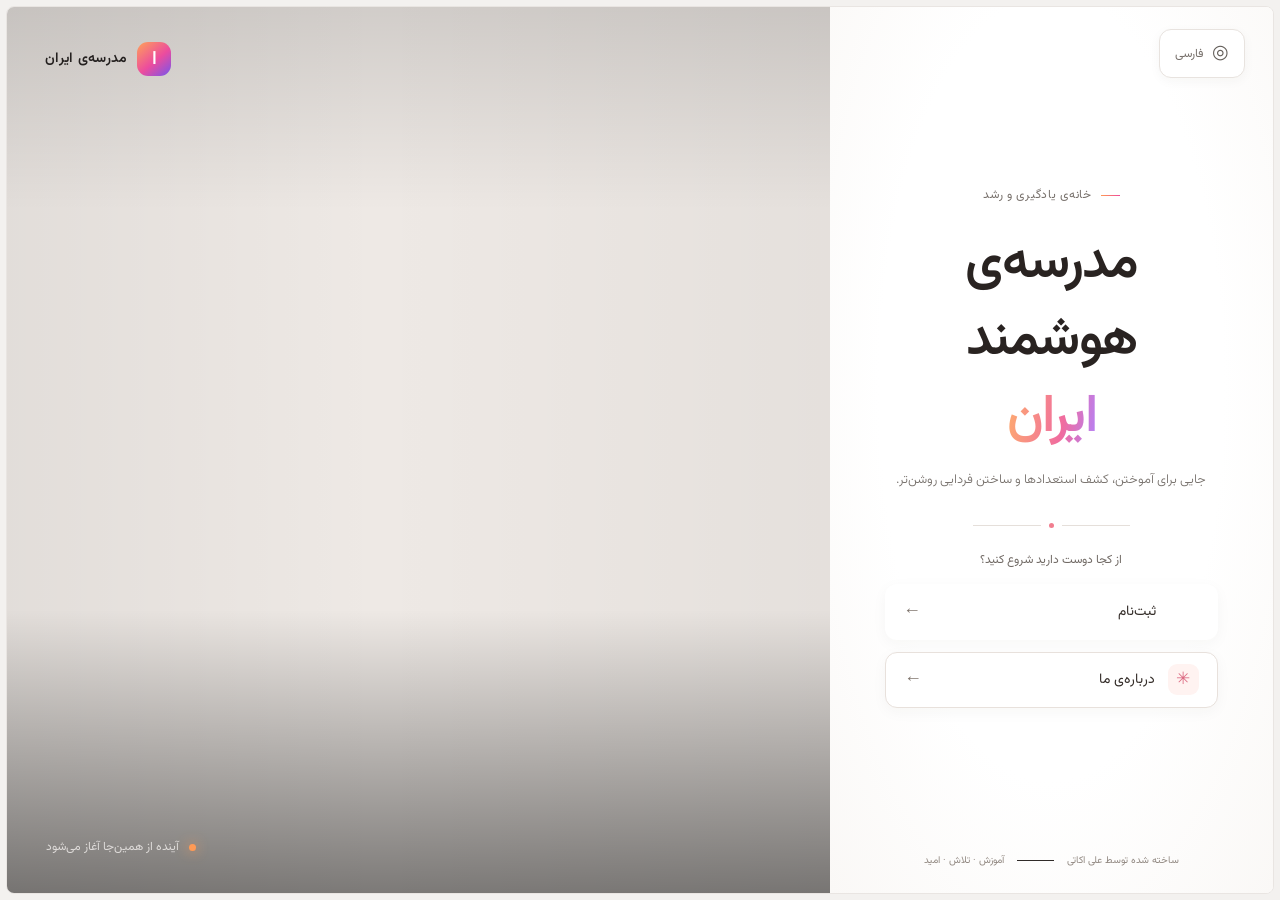
<file: index.html>
<!doctype html>
<html lang="fa" dir="rtl">
<head>
  <meta charset="utf-8">
  <meta name="viewport" content="width=device-width, initial-scale=1">
  <meta name="theme-color" content="#050505">
  <title>  خانه | مدرسه‌ی ایران</title>
  <link rel="stylesheet" href="styles.css">
</head>
<body>
  <main class="landing">
    <section class="visual" aria-label="ویدیوی مدرسه">
      <video class="hero-video" autoplay muted playsinline>
        <source src="assets/output_720x720.mp4" type="video/mp4">
      </video>
      <div class="visual-shade"></div>
      <a class="brand" href="index.html" aria-label="صفحه اصلی">
        <span class="brand-mark">ا</span><span>مدرسه‌ی ایران</span>
      </a>
      <div class="visual-caption"><span class="live-dot"></span> آینده از همین‌جا آغاز می‌شود</div>
    </section>

    <section class="content">
      <div class="language"><span class="globe">◎</span> فارسی</div>
      <div class="intro">
        <div class="eyebrow"><span></span> خانه‌ی یادگیری و رشد</div>
        <h1>مدرسه‌ی هوشمند<br><span>ایران</span></h1>
        <p class="lead">جایی برای آموختن، کشف استعدادها و ساختن فردایی روشن‌تر.</p>
        <div class="rule"><span></span><i></i><span></span></div>
        <p class="prompt">از کجا دوست دارید شروع کنید؟</p>
        <nav class="actions" aria-label="پیوندهای اصلی">
          <a class="button button-primary" href="register.html"><span class="button-icon">↗</span><span>ثبت‌نام</span><span class="button-arrow">←</span></a>
          <a class="button button-secondary" href="about.html"><span class="button-icon">✳</span><span>درباره‌ی ما</span><span class="button-arrow">←</span></a>
        </nav>
      </div>
      <footer class="footer"><span>ساخته شده توسط علی اکاتی</span><span class="footer-line"></span><span>آموزش · تلاش · امید</span></footer>
    </section>
  </main>
</body>
</html>
</file>
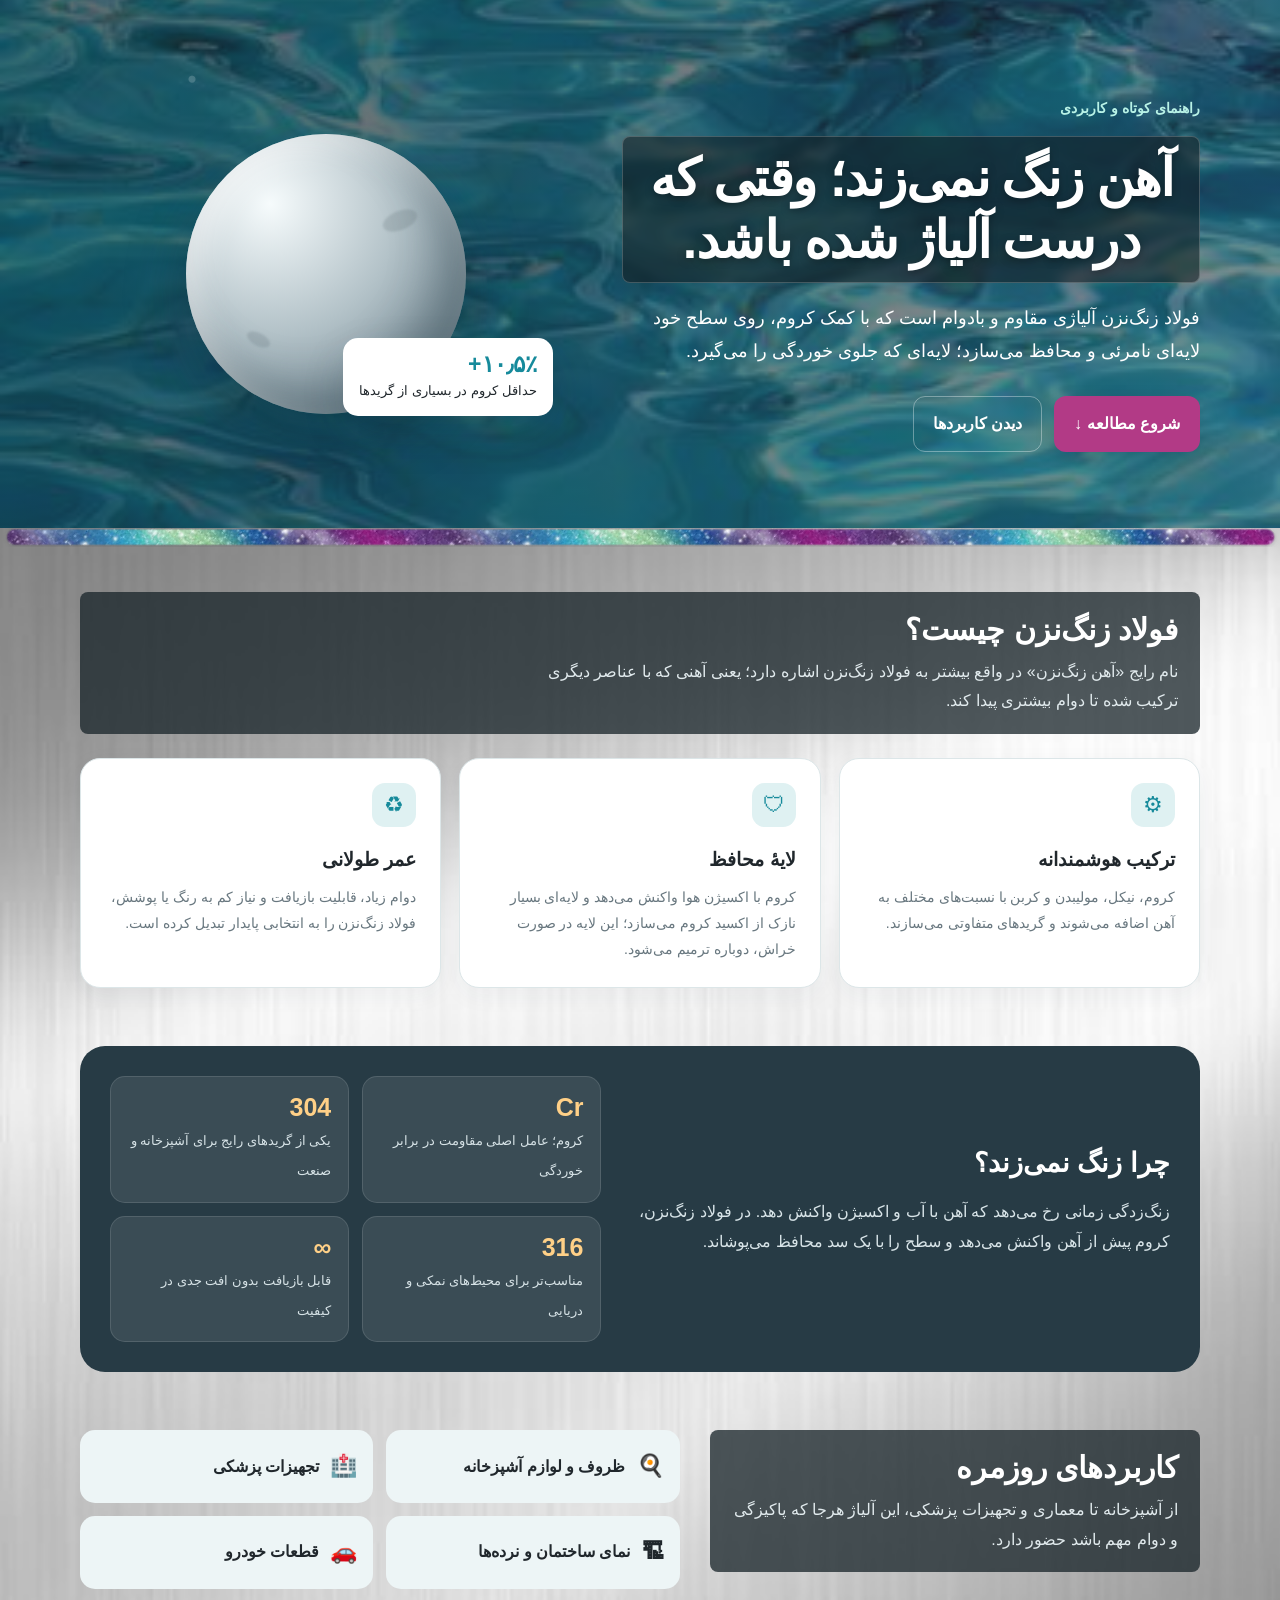
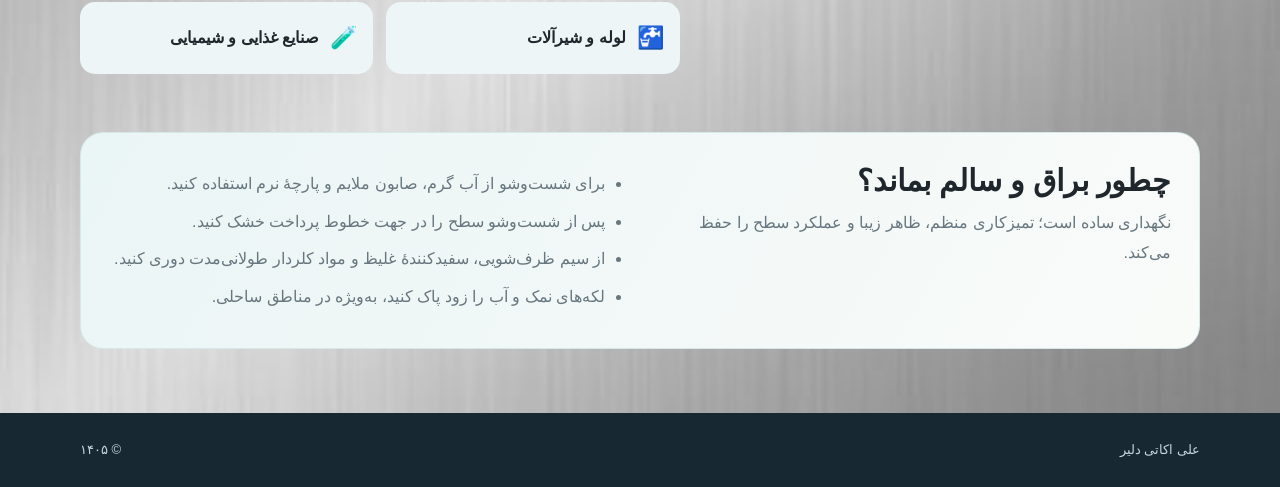
<file: روزنامه دیواری/آهن زنگ نزن/index.html>
﻿<!doctype html>
<html lang="fa" dir="rtl">
<head>
  <meta charset="utf-8">
  <meta name="viewport" content="width=device-width, initial-scale=1">
  <title>کلاس ششم الف | علی اکاتی دلیر </title>
  <meta name="description" content="آشنایی با فولاد زنگ‌نزن، ترکیب، ویژگی‌ها، کاربردها و روش نگهداری آن">
  <style>
    :root{
      --ink:#20272c !important;
      --muted:#68777f !important;
      --steel:#526779 !important;
      --steel-dark:#273b45!important;
      --mist:#edf5f6 !important;
      --teal:#168a9b !important;
      --teal-light:#dff1f2 !important;
      --orange:#5F3908 !important;
      --white:#ffffff !important;
      --line:#dce6e8 !important;
      --shadow:0 18px 45px rgba(28,52,68,.12);
    }
    *{box-sizing:border-box}
    body{
      margin:0;
      color:var(--ink) !important;
      background:#f7fafb !important;
      font-family:Tahoma,"Segoe UI",sans-serif !important;
      line-height:1.85 !important;
    }
    a{color:inherit !important;text-decoration:none !important}
    .wrap{width:min(1120px,calc(100% - 40px));margin:auto}
    header{
      background:radial-gradient(circle at 15% 15%, rgba(255,255,255,.18) 0 3px, transparent 4px 100px),
        linear-gradient(120deg,rgba(21,31,36,.66),rgba(41,61,67,.58)),
        url("assets/water-texture.jpeg") center 45% / cover !important;
      color:#fff !important;
      overflow:hidden;
    }
    nav{display:flex;align-items:center;justify-content:space-between;padding:22px 0}
    .brand{display:flex;gap:12px;align-items:center;font-weight:800 !important;letter-spacing:-.3px !important}
    .brand-mark{width:38px;height:38px;border-radius:12px;background:linear-gradient(145deg,#fff,#aab8bf) !important;display:grid;place-items:center;color:#314a59 !important;font-size:21px !important;box-shadow:inset -3px -3px 7px rgba(0,0,0,.15) !important}
    .navlinks{display:flex;gap:22px;font-size:14px !important;color:#e8f0f3 !important}
    .navlinks a:hover{color:#fff !important}
    .hero{display:grid;grid-template-columns:1.08fr .92fr;gap:50px;align-items:center;padding:52px 0 76px}
    .eyebrow{color:#b8f2e6 !important;font-size:14px !important;font-weight:bold !important;margin-bottom:14px}
    h1{display:block;width:fit-content;max-width:100%;font-size:clamp(30px,4.2vw,52px) !important;line-height:1.2 !important;margin:0 auto 19px;padding:10px 16px;border-radius:8px;color:#fff !important;background:rgba(20,30,35,.58) !important;border:1px solid rgba(255,255,255,.2) !important;text-align:center !important;letter-spacing:-1.5px !important;text-shadow:0 2px 8px rgba(0,0,0,.35) !important;backdrop-filter:blur(3px)}
    .hero p{font-size:18px !important;max-width:620px;color:#fff !important;margin:0 0 28px}
    .actions{display:flex;gap:12px;flex-wrap:wrap}
    .btn{padding:12px 19px;border-radius:12px;font-weight:bold !important;border:1px solid transparent !important;display:inline-flex;align-items:center;gap:7px}
    .btn-primary{background:#B23A86 !important;color:#fff !important;box-shadow:0 7px 20px rgba(0,0,0,.14) !important}
    .btn-ghost{border-color:rgba(255,255,255,.35) !important;color:#fff !important}
    .hero-art{position:relative;min-height:320px;display:grid;place-items:center}
    .orb{width:280px;height:280px;border-radius:50%;background:radial-gradient(circle at 30% 25%,#f6fbfc,#b3c2c8 45%,#5c7380 100%) !important;box-shadow:inset -25px -25px 45px rgba(31,52,63,.34),inset 12px 12px 28px rgba(255,255,255,.6),0 24px 60px rgba(15,35,46,.35) !important;position:relative}
    .orb:before,.orb:after{content:"";position:absolute;border-radius:50%;background:rgba(76,92,99,.19) !important;filter:blur(1px)}
    .orb:before{width:36px;height:19px;right:48px;top:77px;transform:rotate(-22deg)}
    .orb:after{width:25px;height:13px;left:60px;bottom:68px;transform:rotate(28deg)}
    .badge{position:absolute;bottom:18px;right:4%;background:#fff !important;color:var(--ink) !important;padding:13px 16px;border-radius:15px;box-shadow:var(--shadow) !important;font-size:13px !important}
    .badge strong{display:block;font-size:23px !important;color:var(--teal) !important;line-height:1.2 !important}
    .header-divider{--divider-height:clamp(12px,1.5vw,28px);position:relative;z-index:2;height:var(--divider-height);margin-bottom:clamp(-28px,-1.5vw,-12px);background:transparent !important;overflow:hidden;line-height:0 !important;pointer-events:none}
    .header-divider img{position:absolute;left:50%;top:50%;display:block;width:max(72vw,420px);height:max(72vw,420px);max-width:none;object-fit:fill;transform:translate(-50%,-50%) rotate(-45deg);filter:drop-shadow(0 1px 2px rgba(32,39,44,.24))}
    main{padding:64px 0;color:#fff !important;background:url("assets/stainless-background.jpg") center center / cover no-repeat !important;}
    .section-head{display:flex;align-items:end;justify-content:space-between;gap:20px;margin-bottom:24px;padding:18px 22px;border-radius:8px;background:rgba(26,38,43,.76) !important}
    h2{font-size:30px !important;margin:0;line-height:1.3 !important}
    .lead{color:#e1eaed !important;margin:8px 0 0;max-width:670px}
    .grid{display:grid;grid-template-columns:repeat(3,1fr);gap:18px}
    .card{background:#fff !important;border:1px solid var(--line) !important;border-radius:20px;padding:24px;box-shadow:0 7px 24px rgba(30,62,75,.05) !important}
    .icon{width:44px;height:44px;border-radius:13px;display:grid;place-items:center;background:var(--teal-light) !important;color:var(--teal) !important;font-size:22px !important;margin-bottom:15px}
    .card h3{margin:0 0 8px;font-size:19px !important;color:var(--ink) !important}
    .card p{color:var(--muted) !important;margin:0;font-size:14px !important}
    .facts{margin-top:58px;background:var(--steel-dark) !important;border-radius:25px;color:#fff !important;padding:30px;display:grid;grid-template-columns:1.1fr 1fr;gap:28px;align-items:center}
    .facts h2{font-size:27px !important}
    .facts p{color:#d8e4e8 !important}
    .stat-grid{display:grid;grid-template-columns:repeat(2,1fr);gap:13px}
    .stat{padding:17px;border-radius:15px;background:rgba(255,255,255,.09) !important;border:1px solid rgba(255,255,255,.12) !important}
    .stat strong{display:block;color:#ffd087 !important;font-size:25px !important;line-height:1.1 !important;margin-bottom:4px}
    .stat span{font-size:13px !important;color:#d6e2e6 !important}
    .uses{margin-top:58px;display:grid;grid-template-columns:.9fr 1.1fr;gap:30px;align-items:start}
    .uses>div:first-child{padding:18px 22px;border-radius:8px;background:rgba(26,38,43,.76) !important}
    .use-list{display:grid;grid-template-columns:repeat(2,1fr);gap:13px}
    .use{background:var(--mist) !important;padding:16px;border-radius:15px;display:flex;gap:11px;align-items:center;font-weight:bold !important;color:var(--ink) !important}
    .use i{font-style:normal !important;font-size:22px !important}
    .care{margin-top:58px;background:linear-gradient(120deg,#eaf5f5,#f9fbf9) !important;border:1px solid #d6e9e8 !important;border-radius:23px;padding:28px;display:grid;grid-template-columns:1fr 1fr;gap:30px;color:var(--ink) !important}
    .care .lead{color:var(--muted) !important}
    .care ul{margin:0;padding-right:20px;color:var(--muted) !important}
    .care li{margin:8px 0}
    footer{background:#172832 !important;color:#c7d7dc !important;padding:25px 0;font-size:13px !important}
    footer .wrap{display:flex;justify-content:space-between;gap:15px;flex-wrap:wrap}
    @media (max-width:800px){
      .hero,.facts,.uses,.care{grid-template-columns:1fr}
      .hero{padding-top:30px}
      .hero-art{min-height:260px}
      .orb{width:220px;height:220px}
      .grid{grid-template-columns:1fr}
      .navlinks{display:none}
      .section-head{display:block}
    }
  </style>
</head>
<body>
  <header>
    <div class="wrap">
      <nav>
        
        
      </nav>
      <section class="hero">
        <div>
          <div class="eyebrow">راهنمای کوتاه و کاربردی</div>
          <h1>آهن زنگ نمی‌زند؛ وقتی که درست آلیاژ شده باشد.</h1>
          <p>فولاد زنگ‌نزن آلیاژی مقاوم و بادوام است که با کمک کروم، روی سطح خود لایه‌ای نامرئی و محافظ می‌سازد؛ لایه‌ای که جلوی خوردگی را می‌گیرد.</p>
          <div class="actions">
            <a class="btn btn-primary" href="#about">شروع مطالعه ↓</a>
            <a class="btn btn-ghost" href="#uses">دیدن کاربردها</a>
          </div>
        </div>
        <div class="hero-art" aria-label="تصویر تزئینی یک گوی فلزی">
          <div class="orb"></div>
          <div class="badge"><strong>۱۰٫۵٪+</strong>حداقل کروم در بسیاری از گریدها</div>
        </div>
      </section>
    </div>
  </header>

  <div class="header-divider" aria-hidden="true"><img src="assets/image1.png" alt=""></div>

  <main><div class="wrap">
    <section id="about">
      <div class="section-head">
        <div>
          <h2>فولاد زنگ‌نزن چیست؟</h2>
          <p class="lead">نام رایج «آهن زنگ‌نزن» در واقع بیشتر به فولاد زنگ‌نزن اشاره دارد؛ یعنی آهنی که با عناصر دیگری ترکیب شده تا دوام بیشتری پیدا کند.</p>
        </div>
      </div>
      <div class="grid">
        <article class="card"><div class="icon">⚙</div><h3>ترکیب هوشمندانه</h3><p>کروم، نیکل، مولیبدن و کربن با نسبت‌های مختلف به آهن اضافه می‌شوند و گریدهای متفاوتی می‌سازند.</p></article>
        <article class="card"><div class="icon">🛡</div><h3>لایهٔ محافظ</h3><p>کروم با اکسیژن هوا واکنش می‌دهد و لایه‌ای بسیار نازک از اکسید کروم می‌سازد؛ این لایه در صورت خراش، دوباره ترمیم می‌شود.</p></article>
        <article class="card"><div class="icon">♻</div><h3>عمر طولانی</h3><p>دوام زیاد، قابلیت بازیافت و نیاز کم به رنگ یا پوشش، فولاد زنگ‌نزن را به انتخابی پایدار تبدیل کرده است.</p></article>
      </div>
    </section>

    <section class="facts">
      <div>
        <h2>چرا زنگ نمی‌زند؟</h2>
        <p>زنگ‌زدگی زمانی رخ می‌دهد که آهن با آب و اکسیژن واکنش دهد. در فولاد زنگ‌نزن، کروم پیش از آهن واکنش می‌دهد و سطح را با یک سد محافظ می‌پوشاند.</p>
      </div>
      <div class="stat-grid">
        <div class="stat"><strong>Cr</strong><span>کروم؛ عامل اصلی مقاومت در برابر خوردگی</span></div>
        <div class="stat"><strong>304</strong><span>یکی از گریدهای رایج برای آشپزخانه و صنعت</span></div>
        <div class="stat"><strong>316</strong><span>مناسب‌تر برای محیط‌های نمکی و دریایی</span></div>
        <div class="stat"><strong>∞</strong><span>قابل بازیافت بدون افت جدی در کیفیت</span></div>
      </div>
    </section>

    <section id="uses" class="uses">
      <div>
        <h2>کاربردهای روزمره</h2>
        <p class="lead">از آشپزخانه تا معماری و تجهیزات پزشکی، این آلیاژ هرجا که پاکیزگی و دوام مهم باشد حضور دارد.</p>
      </div>
      <div class="use-list">
        <div class="use"><i>🍳</i>ظروف و لوازم آشپزخانه</div>
        <div class="use"><i>🏥</i>تجهیزات پزشکی</div>
        <div class="use"><i>🏗</i>نمای ساختمان و نرده‌ها</div>
        <div class="use"><i>🚗</i>قطعات خودرو</div>
        <div class="use"><i>🚰</i>لوله و شیرآلات</div>
        <div class="use"><i>🧪</i>صنایع غذایی و شیمیایی</div>
      </div>
    </section>

    <section id="care" class="care">
      <div>
        <h2>چطور براق و سالم بماند؟</h2>
        <p class="lead">نگهداری ساده است؛ تمیزکاری منظم، ظاهر زیبا و عملکرد سطح را حفظ می‌کند.</p>
      </div>
      <ul>
        <li>برای شست‌وشو از آب گرم، صابون ملایم و پارچهٔ نرم استفاده کنید.</li>
        <li>پس از شست‌وشو سطح را در جهت خطوط پرداخت خشک کنید.</li>
        <li>از سیم ظرف‌شویی، سفیدکنندهٔ غلیظ و مواد کلردار طولانی‌مدت دوری کنید.</li>
        <li>لکه‌های نمک و آب را زود پاک کنید، به‌ویژه در مناطق ساحلی.</li>
      </ul>
    </section>
  </div></main>

  <footer>
    <div class="wrap"><span>علی اکاتی دلیر</span><span>© ۱۴۰۵</span></div>
  </footer>
</body>
</html>
</file>
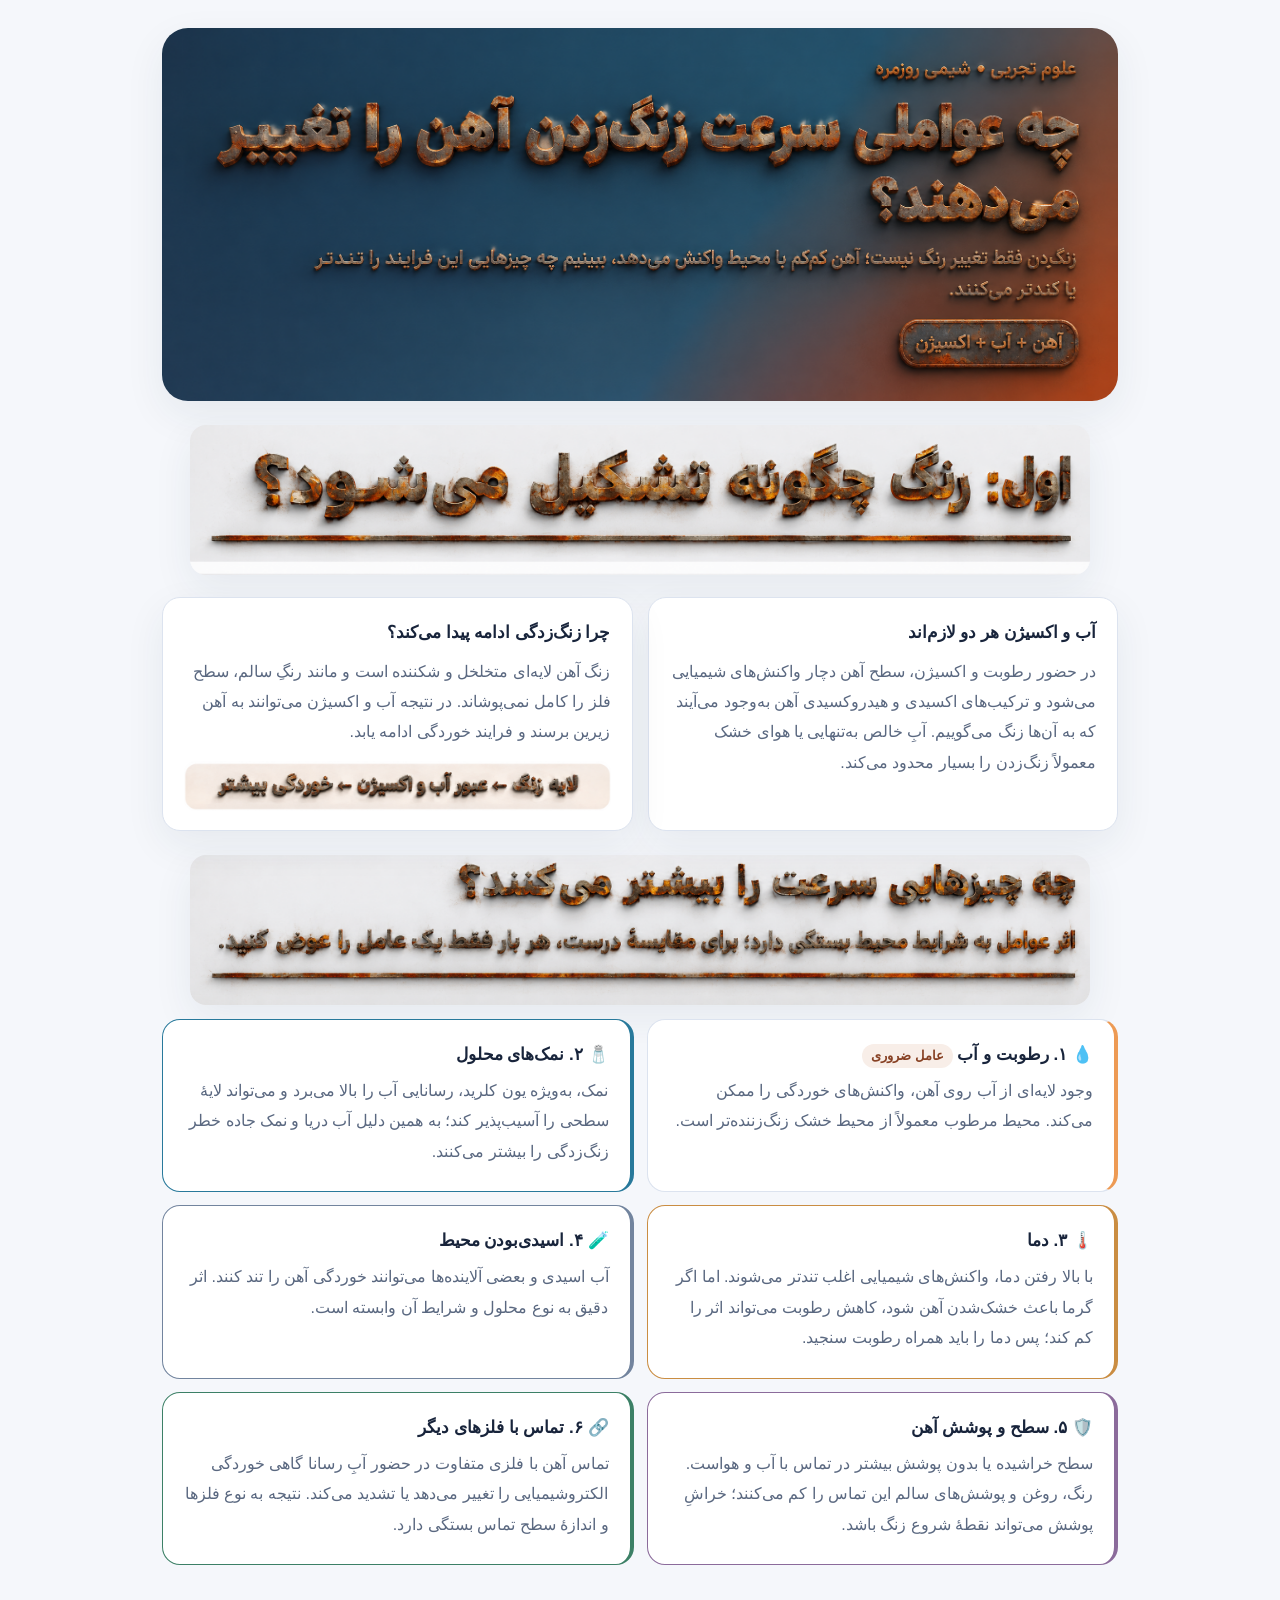
<file: files/1405/8/6/html/index.html>
<!doctype html>
<html lang="fa" dir="rtl">
<head>
<meta charset="utf-8"><meta name="viewport" content="width=device-width,initial-scale=1">
<meta name="description" content="آشنایی با عوامل مؤثر بر سرعت زنگ‌زدن آهن و یک آزمایش ساده علمی">
<title>چه عواملی سرعت زنگ‌زدن آهن را تغییر می‌دهند؟</title>
<style>
:root{--ink:#18243b !important;--muted:#5a6880 !important;--paper:#f5f7fb !important;--card:#fff !important;--line:#dce3ef !important;--rust:#b64f2c !important;--rust2:#ed9a54 !important;--blue:#28799b !important;--green:#3c8066 !important;--shadow:0 14px 40px #20324b12 !important}*{box-sizing:border-box !important}body{margin:0 !important;background:var(--paper) !important;color:var(--ink) !important;font-family:Tahoma,"Segoe UI",sans-serif !important;line-height:1.9 !important}.hero h1{background-image:radial-gradient(ellipse at 18% 28%,#f5c082 0 3%,transparent 16%),radial-gradient(ellipse at 74% 68%,#79351f 0 5%,transparent 18%),radial-gradient(ellipse at 48% 42%,#e08a50 0 4%,transparent 17%),repeating-linear-gradient(176deg,#f1bb7f 0 2px,#b85c35 3px 6px,#71331f 7px 8px,#d58a58 9px 13px) !important;background-size:100% 100%,100% 100%,100% 100%,100% 100% !important;-webkit-background-clip:text !important;background-clip:text !important;color:transparent !important;-webkit-text-fill-color:transparent !important;-webkit-text-stroke:.45px #e5a16b !important;text-shadow:0 2px 0 #512a1d,0 4px 0 #35241f,0 7px 16px #1b120f99 !important;filter:drop-shadow(0 2px 1px #321b18) !important}.wrap{max-width:1000px !important;margin:auto !important;padding:28px 22px 60px !important}.hero{background:linear-gradient(125deg,#243957,#385e78 60%,#b64f2c) !important;color:#fff !important;border-radius:26px !important;padding:34px clamp(20px,5vw,54px) !important;box-shadow:var(--shadow) !important}.eyebrow{color:#ffcf9f !important;font-size:.9rem !important}.hero h1{font-size:clamp(1.65rem,4vw,2.65rem) !important;line-height:1.5 !important;margin:8px 0 !important}.hero p{max-width:700px !important;color:#e6edf5 !important;margin:8px 0 0 !important}.tag{display:inline-block !important;border:1px solid #ffffff55 !important;border-radius:99px !important;padding:2px 12px !important;margin-top:18px !important;font-size:.86rem !important}h2{font-size:1.45rem !important;margin:34px 0 12px !important;padding-bottom:5px !important;border-bottom:2px solid #b64f2c33 !important;display:table !important}.lead{color:var(--muted) !important;margin-top:-5px !important}.core{display:grid !important;grid-template-columns:1fr 1fr !important;gap:15px !important}.panel,.factor,.experiment,.sourcebox{background:var(--card) !important;border:1px solid var(--line) !important;border-radius:18px !important;padding:19px 21px !important;box-shadow:var(--shadow) !important}.panel h3{margin:0 0 8px !important;font-size:1.05rem !important}.panel p{margin:0 !important;color:var(--muted) !important}.chem{font-size:.88rem !important;color:var(--rust) !important;font-weight:700 !important;direction:ltr !important;text-align:center !important;padding:9px !important;background:#f8eee8 !important;border-radius:12px !important;margin-top:13px !important}.factors{display:grid !important;grid-template-columns:repeat(2,minmax(0,1fr)) !important;gap:13px !important}.factor{box-shadow:none !important;border-right:4px solid var(--rust2) !important}.factor h3{margin:0 !important;font-size:1.06rem !important}.factor p{margin:5px 0 !important;color:var(--muted) !important}.badge{display:inline-block !important;background:#f8eee8 !important;color:#874023 !important;border-radius:99px !important;padding:0 9px !important;font-size:.8rem !important}.factor:nth-child(2){border-color:var(--blue) !important}.factor:nth-child(3){border-color:#ca8d42 !important}.factor:nth-child(4){border-color:#72849e !important}.factor:nth-child(5){border-color:#8b6b9b !important}.factor:nth-child(6){border-color:var(--green) !important}.experiment{margin-top:12px !important}.experiment h3{margin:0 !important}.steps{padding-right:22px !important}.steps li{padding:4px 0 !important}.note{border-right:4px solid var(--blue) !important;padding:9px 14px !important;background:#edf5f8 !important;border-radius:10px !important;color:#264c61 !important}.sourcebox li{margin:6px 0 !important}.sourcebox a{color:#216d8c !important;text-underline-offset:3px !important}footer{margin-top:30px !important;text-align:center !important;color:var(--muted) !important;font-size:.85rem !important}@media(max-width:650px){.wrap{padding:14px 13px 38px !important}.hero{border-radius:18px !important;padding:24px 20px !important}.core,.factors{grid-template-columns:1fr !important}.panel,.factor,.experiment,.sourcebox{padding:16px !important}.hero h1{font-size:1.6rem !important}}
.hero-banner{display:block !important;width:100% !important;height:auto !important;aspect-ratio:2009/783 !important;object-fit:cover !important;border-radius:26px !important;box-shadow:var(--shadow) !important;margin-bottom:24px !important}@media(max-width:650px){.hero-banner{border-radius:18px !important;margin-bottom:17px !important}}.banner-slice{width:100% !important;max-width:900px !important;aspect-ratio:6/1 !important;margin:20px auto 18px !important;border-radius:16px !important;box-shadow:var(--shadow) !important;background-image:url("بنر-عوامل-زنگ-زدگی.png") !important;background-size:100% 200% !important;background-repeat:no-repeat !important}.banner-slice-top{background-position:center top !important;margin-top:22px !important;margin-bottom:22px !important}.banner-slice-bottom{background-position:center bottom !important;margin-top:24px !important;margin-bottom:14px !important}.chem-image{display:block !important;width:100% !important;height:auto !important;margin-top:13px !important;border-radius:12px !important}</style>
</head>
<body><main class="wrap">
<img class="hero-banner" src="بنر-زنگ-زدن-آهن.png" alt="بنر آموزشی با نوشتهٔ فلزی زنگ‌زده دربارهٔ سرعت زنگ‌زدن آهن">
<div class="banner-slice banner-slice-top" role="img" aria-label="بنر: افزایش زنگ‌زدگی چگونه بیشتر می‌شود؟"></div>
<section><div class="core"><article class="panel"><h3>آب و اکسیژن هر دو لازم‌اند</h3><p>در حضور رطوبت و اکسیژن، سطح آهن دچار واکنش‌های شیمیایی می‌شود و ترکیب‌های اکسیدی و هیدروکسیدی آهن به‌وجود می‌آیند که به آن‌ها زنگ می‌گوییم. آبِ خالص به‌تنهایی یا هوای خشک معمولاً زنگ‌زدن را بسیار محدود می‌کند.</p></article><article class="panel"><h3>چرا زنگ‌زدگی ادامه پیدا می‌کند؟</h3><p>زنگ آهن لایه‌ای متخلخل و شکننده است و مانند رنگِ سالم، سطح فلز را کامل نمی‌پوشاند. در نتیجه آب و اکسیژن می‌توانند به آهن زیرین برسند و فرایند خوردگی ادامه یابد.</p><img class="chem-image" src="روند-زنگ-زدن-آهن.png" alt="لایهٔ زنگ، عبور آب و اکسیژن، و ادامهٔ خوردگی"></article></div></section>
<section><div class="banner-slice banner-slice-bottom" role="img" aria-label="بنر: چه چیزهایی سرعت زنگ‌زدن را بیشتر می‌کنند؟ اثر عوامل به شرایط محیط بستگی دارد؛ برای مقایسه هر بار فقط یک عامل را عوض کنید."></div><div class="factors">
<article class="factor"><h3><span aria-hidden="true">💧</span> ۱. رطوبت و آب <span class="badge">عامل ضروری</span></h3><p>وجود لایه‌ای از آب روی آهن، واکنش‌های خوردگی را ممکن می‌کند. محیط مرطوب معمولاً از محیط خشک زنگ‌زننده‌تر است.</p></article>
<article class="factor"><h3><span aria-hidden="true">🧂</span> ۲. نمک‌های محلول</h3><p>نمک، به‌ویژه یون کلرید، رسانایی آب را بالا می‌برد و می‌تواند لایهٔ سطحی را آسیب‌پذیر کند؛ به همین دلیل آب دریا و نمک جاده خطر زنگ‌زدگی را بیشتر می‌کنند.</p></article>
<article class="factor"><h3><span aria-hidden="true">🌡️</span> ۳. دما</h3><p>با بالا رفتن دما، واکنش‌های شیمیایی اغلب تندتر می‌شوند. اما اگر گرما باعث خشک‌شدن آهن شود، کاهش رطوبت می‌تواند اثر را کم کند؛ پس دما را باید همراه رطوبت سنجید.</p></article>
<article class="factor"><h3><span aria-hidden="true">🧪</span> ۴. اسیدی‌بودن محیط</h3><p>آب اسیدی و بعضی آلاینده‌ها می‌توانند خوردگی آهن را تند کنند. اثر دقیق به نوع محلول و شرایط آن وابسته است.</p></article>
<article class="factor"><h3><span aria-hidden="true">🛡️</span> ۵. سطح و پوشش آهن</h3><p>سطح خراشیده یا بدون پوشش بیشتر در تماس با آب و هواست. رنگ، روغن و پوشش‌های سالم این تماس را کم می‌کنند؛ خراشِ پوشش می‌تواند نقطهٔ شروع زنگ باشد.</p></article>
<article class="factor"><h3><span aria-hidden="true">🔗</span> ۶. تماس با فلزهای دیگر</h3><p>تماس آهن با فلزی متفاوت در حضور آبِ رسانا گاهی خوردگی الکتروشیمیایی را تغییر می‌دهد یا تشدید می‌کند. نتیجه به نوع فلزها و اندازهٔ سطح تماس بستگی دارد.</p></article>
</div></section>
</main></body></html>
</file>
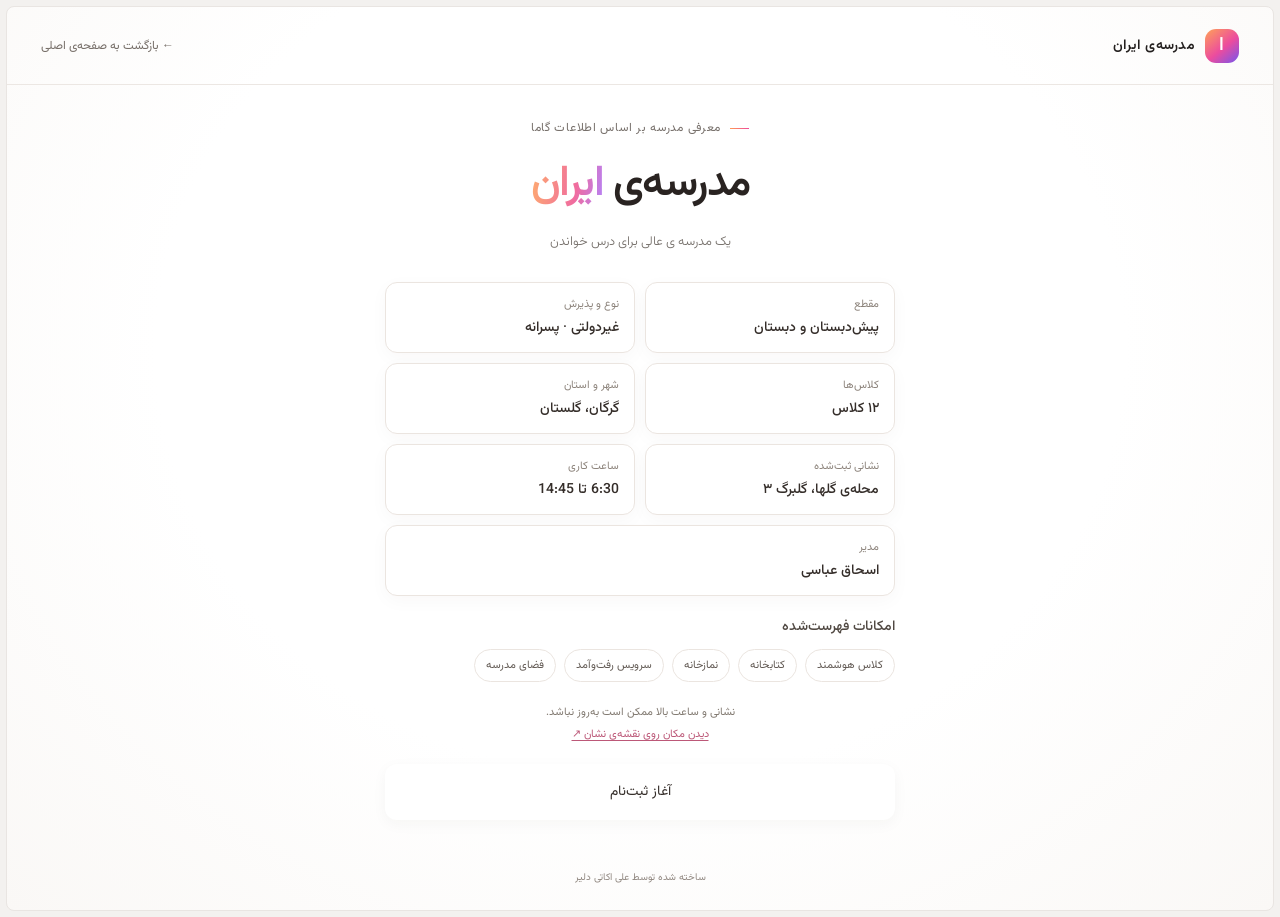
<file: about.html>
<!doctype html>
<html lang="fa" dir="rtl">
<head>
  <meta charset="utf-8">
  <meta name="viewport" content="width=device-width, initial-scale=1">
  <meta name="theme-color" content="#050505">
  <title>درباره‌ی ما | مدرسه ی ایران</title>
  <link rel="stylesheet" href="styles.css">
</head>
<body>
  <main class="subpage">
    <header class="sub-header"><a class="brand" href="index.html"><span class="brand-mark">ا</span><span>مدرسه‌ی ایران</span></a><a class="back-link" href="index.html">← بازگشت به صفحه‌ی اصلی</a></header>
    <section class="sub-content about-content">
      <div class="eyebrow"><span></span> معرفی مدرسه بر اساس اطلاعات گاما</div>
      <h1>مدرسه‌ی <span>ایران </span></h1>
      <p class="lead about-lead">یک مدرسه ی عالی برای درس خواندن</p>
      <div class="school-facts" aria-label="مشخصات مدرسه">
        <div><span>مقطع</span><strong>پیش‌دبستان و دبستان</strong></div>
        <div><span>نوع و پذیرش</span><strong>غیردولتی · پسرانه</strong></div>
        <div><span>کلاس‌ها</span><strong>۱۲ کلاس</strong></div>
        <div><span>شهر و استان</span><strong>گرگان، گلستان</strong></div>
        <div><span>نشانی ثبت‌شده</span><strong>محله‌ی گلها، گلبرگ ۳</strong></div>
        <div><span>ساعت کاری</span><strong>6:30 تا 14:45</strong></div>
        <div><span>مدیر</span><strong>اسحاق عباسی</strong></div>
      </div>
      <section class="facilities">
        <h2>امکانات فهرست‌شده</h2>
        <div class="facility-tags"><span>کلاس هوشمند</span><span>کتابخانه</span><span>نمازخانه</span><span>سرویس رفت‌وآمد</span><span>فضای مدرسه</span></div>
      </section>
      <p class="source-note">نشانی و ساعت بالا ممکن است به‌روز نباشد.<br><a href="https://neshan.org/maps/places/aadc2af25a421e2b883d492ad60cf198#c36.838-54.455-17z-0p" target="_blank" rel="noopener noreferrer">دیدن مکان روی نقشه‌ی نشان ↗</a></p>
      <a class="button button-primary about-cta" href="register.html"><span>آغاز ثبت‌نام</span><span class="button-arrow">←</span></a>
    </section>
    <footer class="footer">ساخته شده توسط علی اکاتی دلیر</footer>
  </main>
</body>
</html>
</file>
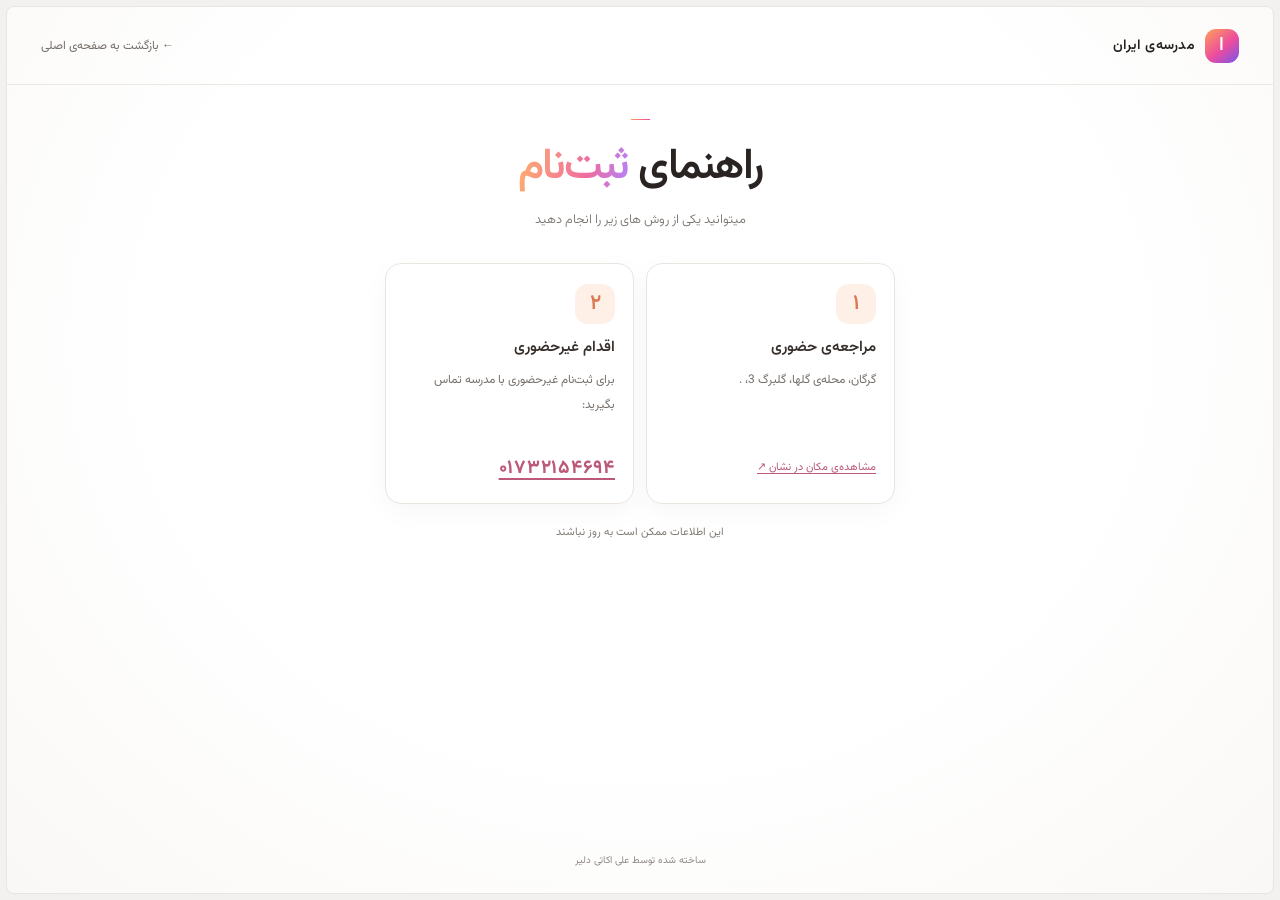
<file: register.html>
<!doctype html>
<html lang="fa" dir="rtl">
<head>
  <meta charset="utf-8">
  <meta name="viewport" content="width=device-width, initial-scale=1">
  <meta name="theme-color" content="#fff">
  <title>ثبت‌نام | مدرسه ی ایران</title>
  <link rel="stylesheet" href="styles.css">
</head>
<body>
  <main class="subpage">
    <header class="sub-header"><a class="brand" href="index.html"><span class="brand-mark">ا</span><span>مدرسه‌ی ایران</span></a><a class="back-link" href="index.html">← بازگشت به صفحه‌ی اصلی</a></header>
    <section class="sub-content">
      <div class="eyebrow"><span></span> </div>
      <h1>راهنمای <span>ثبت‌نام</span></h1>
      <p class="lead">میتوانید یکی از روش های زیر را انجام دهید</p>
      <div class="registration-methods">
        <article class="registration-info method-card">
          <span class="info-icon">۱</span>
          <h2>مراجعه‌ی حضوری</h2>
          <p> گرگان، محله‌ی گلها، گلبرگ 3،  .</p>
          <a class="text-link" href="https://neshan.org/maps/places/aadc2af25a421e2b883d492ad60cf198#c36.838-54.455-17z-0p">مشاهده‌ی مکان در نشان ↗</a>
        </article>
        <article class="registration-info method-card">
          <span class="info-icon">۲</span>
          <h2>اقدام غیرحضوری</h2>
          <p>برای ثبت‌نام غیرحضوری با مدرسه تماس بگیرید:</p>
          <a class="school-phone" href="tel:+981732154694" dir="ltr">۰۱۷۳۲۱۵۴۶۹۴</a>
        </article>
      </div>
      <p class="source-note"> این اطلاعات ممکن است به روز نباشند </p>
    </section>
    <footer class="footer">ساخته شده توسط علی اکاتی دلیر</footer>
  </main>
</body>
</html>
</file>
<file: styles.css>
@import url('https://fonts.googleapis.com/css2?family=Vazirmatn:wght@300;400;500;600;700;800&display=swap');

:root{color-scheme:dark;--bg:#050505;--paper:#f4f1ec;--muted:#92908d;--orange:#ff9a55;--pink:#ef4b9b;--purple:#7555ed}
*{box-sizing:border-box}
html,body{min-height:100%;margin:0}
body{font-family:Vazirmatn,Tahoma,sans-serif;background:#111;color:var(--paper);padding:6px}
a{color:inherit;text-decoration:none}
.landing{min-height:calc(100vh - 12px);display:grid;grid-template-columns:minmax(0,1.3fr) minmax(380px,.7fr);direction:ltr;overflow:hidden;background:var(--bg);border:1px solid #202020;border-radius:8px}
.visual{position:relative;min-height:calc(100vh - 14px);overflow:hidden;background:#08090b}
.hero-video{position:absolute;inset:0;width:100%;height:100%;object-fit:cover;object-position:center}
.visual-shade{position:absolute;inset:0;background:linear-gradient(180deg,rgba(0,0,0,.58),transparent 24%,transparent 65%,rgba(0,0,0,.52)),linear-gradient(90deg,rgba(0,0,0,.12),transparent 45%,rgba(0,0,0,.1))}
.brand{position:absolute;top:35px;left:38px;display:flex;align-items:center;gap:10px;direction:rtl;font-size:14px;font-weight:600;letter-spacing:.02em}
.brand-mark{display:grid;place-items:center;width:34px;height:34px;border-radius:11px;background:linear-gradient(140deg,#ffa257,#ec4c9e 55%,#7555ed);font-size:19px;color:white}
.visual-caption{position:absolute;bottom:37px;left:39px;display:flex;align-items:center;gap:10px;font-size:12px;color:#dedbd9;direction:rtl}
.live-dot{width:7px;height:7px;border-radius:50%;background:#ff9a55;box-shadow:0 0 13px #ff9a55}
.content{position:relative;min-height:calc(100vh - 14px);display:flex;align-items:center;justify-content:center;padding:80px 55px 86px;direction:rtl;background:radial-gradient(ellipse at 50% 43%,#131212 0,#080808 48%,#050505 100%)}
.language{position:absolute;right:28px;top:22px;display:flex;align-items:center;gap:9px;padding:9px 15px;border:1px solid #222;border-radius:12px;background:#111;color:#a7a4a0;font-size:12px}.globe{font-size:19px;color:#c4c0bc}
.intro{width:min(100%,420px);text-align:center}
.eyebrow{display:flex;justify-content:center;align-items:center;gap:9px;color:#bcb5af;font-size:12px;letter-spacing:.06em}.eyebrow span{width:19px;height:1px;background:linear-gradient(90deg,var(--orange),var(--pink))}
h1{font-size:clamp(34px,4.3vw,53px);font-weight:600;line-height:1.45;letter-spacing:-1.5px;margin:22px 0 10px;color:#f2f0ed}h1 span{background:linear-gradient(100deg,#ffb16b,#f06c9f 62%,#af83ff);background-clip:text;-webkit-background-clip:text;color:transparent}
.lead{max-width:310px;margin:0 auto;color:#97928e;font-size:13px;font-weight:300;line-height:2.1}
.rule{display:flex;align-items:center;justify-content:center;gap:8px;margin:29px auto 23px}.rule span{width:68px;height:1px;background:#292725}.rule i{width:5px;height:5px;border-radius:50%;background:#f17e8f}
.prompt{margin:0 0 15px;color:#aaa5a0;font-size:12px}
.actions{display:grid;gap:12px}
.button{min-height:56px;padding:0 18px;display:flex;align-items:center;gap:13px;border:1px solid #282624;border-radius:12px;background:#11100f;color:#e9e6e3;font-size:14px;transition:transform .2s,border-color .2s,background .2s}.button:hover{transform:translateY(-2px);border-color:#74605d;background:#171413}.button-primary{border:0;background:linear-gradient(105deg,#ff9c54,#ed579b 61%,#7952e9);box-shadow:0 8px 28px #a6446426}.button-primary:hover{border:0;background:linear-gradient(105deg,#ffac6e,#f362a7 61%,#8c6aff)}.button-icon{display:grid;place-items:center;width:31px;height:31px;border-radius:9px;background:#ffffff1a;color:white;font-size:17px}.button-secondary .button-icon{color:#f09a9d;background:#ffffff0a}.button-arrow{margin-right:auto;font-size:18px;color:#c8c2bd}
.footer{position:absolute;bottom:25px;right:30px;left:30px;display:flex;justify-content:center;align-items:center;gap:13px;color:#66615d;font-size:10px}.footer-line{width:37px;height:1px;background:#302b29}
.subpage{position:relative;min-height:calc(100vh - 12px);overflow:hidden;background:radial-gradient(ellipse at 50% 38%,#151211 0,#090808 48%,#050505 100%);border:1px solid #202020;border-radius:8px;padding:112px 24px 90px}
.sub-header{position:absolute;top:0;right:0;left:0;height:78px;display:flex;align-items:center;justify-content:space-between;padding:0 34px;border-bottom:1px solid #ffffff0b}
.sub-header .brand{position:static}.back-link{color:#aaa39e;font-size:12px;transition:color .2s}.back-link:hover{color:white}
.sub-content{width:min(100%,510px);margin:0 auto;text-align:center}.sub-content h1{font-size:43px;margin:17px 0 8px}.form-card{display:grid;gap:14px;text-align:right;margin:28px auto 0;padding:23px;border:1px solid #292522;border-radius:16px;background:#0e0d0c}.form-card label{display:grid;gap:7px;color:#c7c1bc;font-size:12px}.form-card input,.form-card select{width:100%;height:47px;padding:0 13px;border:1px solid #2b2926;border-radius:9px;outline:none;background:#151413;color:#f0ece8;font:inherit;font-size:13px}.form-card input:focus,.form-card select:focus{border-color:#d66f91}.form-card input::placeholder{color:#716d69}.form-card select:invalid{color:#807b76}.submit-button{width:100%;justify-content:center;margin-top:4px;font-family:inherit;cursor:pointer}.submit-button .button-arrow{position:absolute;right:calc(50% - 110px);color:white}.form-message{min-height:20px;margin:0;color:#f4b5c4;text-align:center;font-size:12px}.about-content{max-width:620px}.about-lead{max-width:520px;margin-top:13px}.values{display:grid;gap:11px;margin:29px 0 20px;text-align:right}.values article{display:flex;align-items:flex-start;gap:14px;padding:16px;border:1px solid #292522;border-radius:13px;background:#0e0d0c}.value-icon{display:grid;place-items:center;flex:0 0 34px;height:34px;border-radius:10px;background:#ef729319;color:#f09a9d;font-size:19px}.values h2{margin:0 0 4px;font-size:14px;font-weight:500;color:#eee9e5}.values p{margin:0;color:#928b86;font-size:12px;line-height:1.9}.about-cta{width:100%;justify-content:center}.about-cta .button-arrow{position:absolute;right:calc(50% - 78px);color:white}
@media(max-width:850px){.landing{grid-template-columns:1fr 1fr}.content{padding-inline:32px}.brand{left:25px}}
@media(max-width:650px){body{padding:0}.landing{min-height:100svh;grid-template-columns:1fr;grid-template-rows:35svh minmax(530px,65svh);border:0;border-radius:0}.visual{min-height:35svh}.content{min-height:530px;padding:65px 25px 75px}.brand{top:20px;left:20px}.visual-caption{bottom:17px;left:20px}.language{top:15px;right:16px}.intro{max-width:410px}h1{font-size:40px;margin-top:16px}.rule{margin:20px auto 15px}.footer{bottom:17px}}
@media(max-width:600px){.subpage{min-height:100svh;border:0;border-radius:0;padding:104px 18px 75px}.sub-header{height:68px;padding:0 18px}.sub-header .brand{font-size:12px}.sub-header .brand-mark{width:30px;height:30px}.back-link{font-size:10px}.sub-content h1{font-size:37px}.form-card{padding:17px}.footer{bottom:17px}}

/* Bright theme */
:root{color-scheme:light;--paper:#24201f;--muted:#77706b}
body{background:#f3f1ef;color:var(--paper)}
.landing,.subpage{background:#fff;border-color:#e9e5e2}
.content{background:radial-gradient(ellipse at 50% 43%,#fff 0,#fff 55%,#faf8f6 100%)}
.subpage{background:radial-gradient(ellipse at 50% 38%,#fff 0,#fff 54%,#faf8f6 100%)}
.visual{background:#eee9e5}
.visual-shade{background:linear-gradient(180deg,rgba(0,0,0,.12),transparent 23%,transparent 68%,rgba(0,0,0,.48)),linear-gradient(90deg,rgba(0,0,0,.05),transparent 45%,rgba(0,0,0,.04))}
.language{border-color:#e8e3df;background:#fff;color:#77706b;box-shadow:0 3px 12px #35291b0a}.globe{color:#625d58}
.eyebrow{color:#77706b}
h1{color:#292321}
.lead{color:#77716c}
.rule span{background:#e5dfda}
.prompt{color:#716a65}
.button{border-color:#e8e1dc;background:#fff;color:#352e2a;box-shadow:0 4px 15px #35291b0a}
.button:hover{border-color:#d4c5ba;background:#fffaf6}
.button-secondary .button-icon{background:#fff3f1;color:#dc6b83}
.button-arrow{color:#80766e}
.footer{color:#918881}
.sub-header{border-bottom-color:#ece7e3}
.back-link{color:#766e68}.back-link:hover{color:#302824}
.form-card,.values article{border-color:#ebe5e0;background:#fff;box-shadow:0 8px 28px #35291b09}
.form-card label{color:#514943}
.form-card input,.form-card select{border-color:#e4ddd7;background:#faf9f7;color:#302a26}
.form-card input:focus,.form-card select:focus{border-color:#dd7d96}
.form-card input::placeholder,.form-card select:invalid{color:#9d958f}
.form-message{color:#a84b68}
.values h2{color:#352e2a}.values p{color:#77706b}
.school-facts{display:grid;grid-template-columns:repeat(2,minmax(0,1fr));gap:10px;margin:25px 0 20px;text-align:right}
.school-facts div{display:grid;gap:4px;padding:13px 15px;border:1px solid #ebe5e0;border-radius:12px;background:#fff;box-shadow:0 5px 18px #35291b08}
.school-facts div:last-child:nth-child(odd){grid-column:1/-1}
.school-facts span{font-size:11px;color:#8c837b}.school-facts strong{font-size:14px;font-weight:500;color:#352e2a}
.facilities{text-align:right;margin:20px 0}.facilities h2{font-size:14px;font-weight:500;color:#514943;margin:0 0 11px}
.facility-tags{display:flex;flex-wrap:wrap;gap:8px}.facility-tags span{padding:7px 11px;border:1px solid #ebe5e0;border-radius:999px;background:#fff;color:#625a54;font-size:11px}
.source-note{margin:18px 0;color:#817970;font-size:11px;line-height:2}.source-note a{display:inline-block;color:#bc5878;text-decoration:underline;text-underline-offset:3px}
.about-content .about-cta{margin-top:4px}
.principal-name{margin:12px 0 0;color:#514943;font-size:14px;font-weight:600}
.registration-info{margin:28px auto 0;padding:26px;text-align:center;border:1px solid #ebe5e0;border-radius:16px;background:#fff;box-shadow:0 8px 28px #35291b09}
.info-icon{display:grid;place-items:center;width:40px;height:40px;margin:0 auto 12px;border-radius:13px;background:#fff0e7;color:#da7952;font-size:21px;font-weight:600}
.registration-info h2{margin:0 0 9px;color:#352e2a;font-size:17px;font-weight:600}
.registration-info p{margin:0 auto 18px;max-width:390px;color:#77706b;font-size:12px;line-height:2.1}
.source-button{justify-content:center;min-height:50px;font-size:12px}.source-button .button-arrow{position:absolute;right:calc(50% - 150px);color:white}
.registration-methods{display:grid;grid-template-columns:repeat(2,minmax(0,1fr));gap:12px;margin:28px auto 0;text-align:right}
.method-card{margin:0;padding:20px 18px;text-align:right}
.method-card .info-icon{margin:0 0 12px}
.method-card h2{font-size:15px}
.method-card p{min-height:76px;margin-bottom:10px}
.text-link{font-size:11px;color:#bc5878;text-decoration:underline;text-underline-offset:3px}
.school-phone{display:inline-block;color:#bc5878;font-size:19px;font-weight:700;letter-spacing:.04em;direction:ltr;text-decoration:underline;text-decoration-color:#bc5878;text-decoration-thickness:2px;text-underline-offset:5px}
@media(max-width:650px){.landing{background:#fff}}
@media(max-width:600px){.school-facts{gap:8px;margin:20px 0 16px}.school-facts div{padding:11px}.school-facts strong{font-size:13px}.facility-tags{gap:6px}.facility-tags span{font-size:10px;padding:6px 9px}}
@media(max-width:600px){.registration-methods{grid-template-columns:1fr}.method-card p{min-height:0}}
</file>
